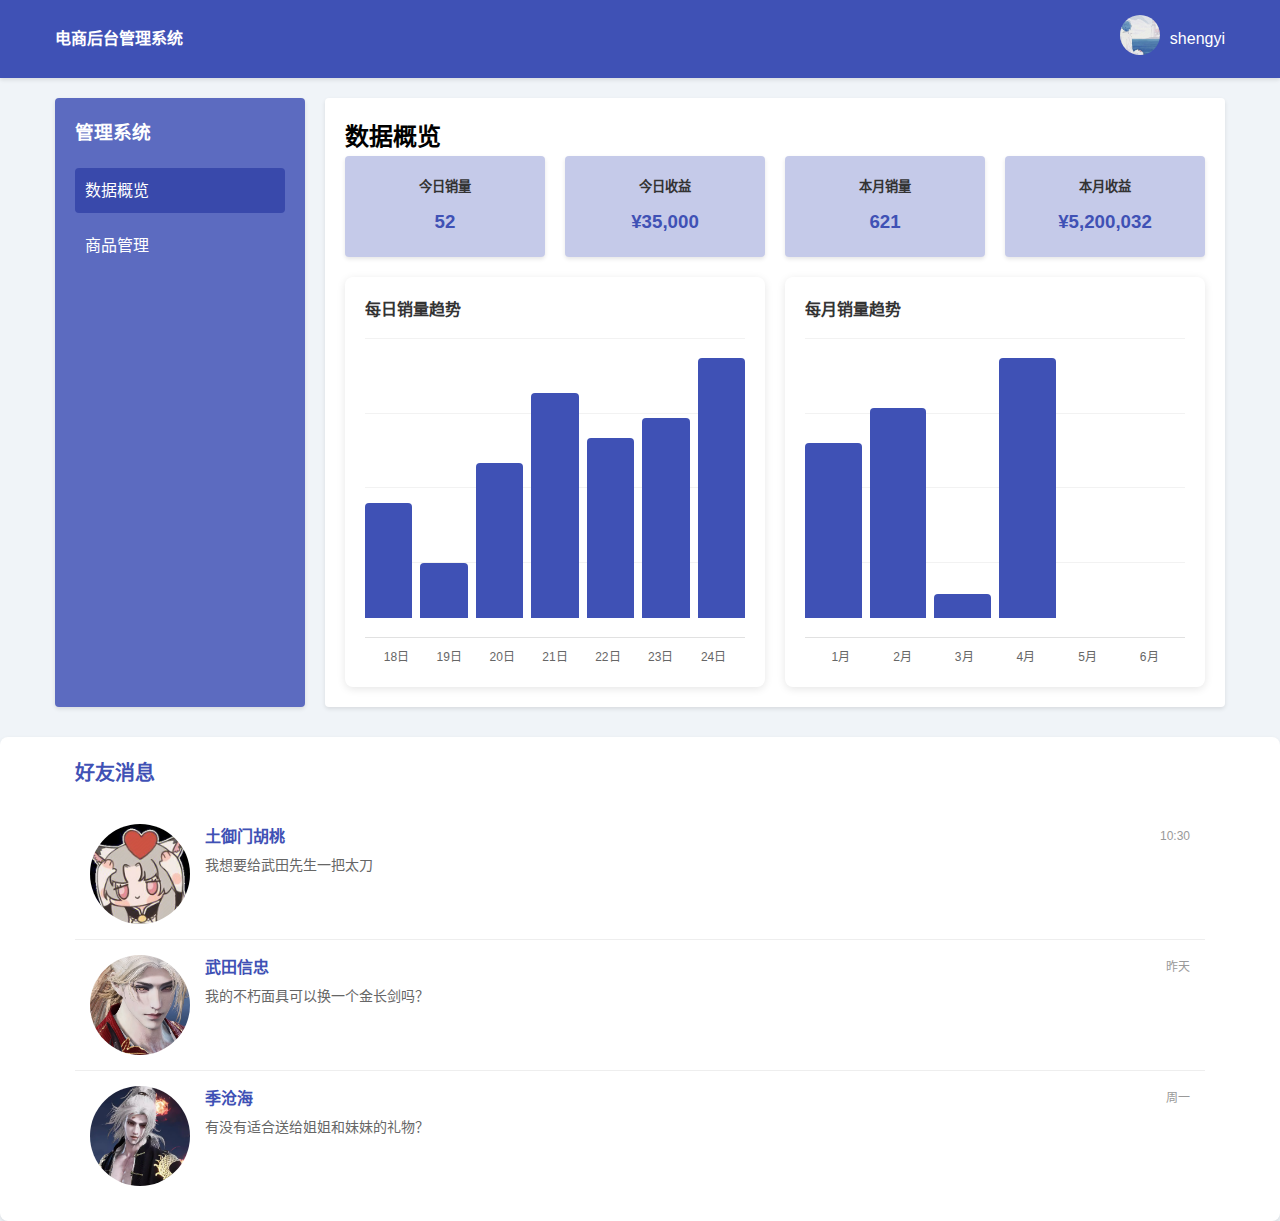
<file: ht/index.html>
<!DOCTYPE html>
<html lang="zh-CN">
<head>
    <meta charset="UTF-8">
    <meta name="viewport" content="width=device-width, initial-scale=1.0">
    <title>电商后台管理系统</title>
    <link href="../assets/css/styles.css" rel="stylesheet">
    <script src="../face/jquery-1.12.4.js"></script>
</head>
<body>
    <!-- 顶部导航栏 -->
    <nav class="top-navbar">
        <div class="container">
            <div class="nav-content">
                <h4>电商后台管理系统</h4>
                <div class="user-profile">
                    <div class="user-avatar">
                        <img src="../assets/images/avatar.jpg" alt="用户头像">
                    </div>
                    <span>shengyi</span>
                </div>
            </div>
        </div>
    </nav>

    <div class="container">
        <div class="row">
            <!-- 侧边栏 -->
            <div class="sidebar">
                <h3>管理系统</h3>
                <ul class="nav-menu">
                    <li><a href="#dashboard" class="active">数据概览</a></li>
                    <li><a href="#products">商品管理</a></li>
                </ul>
            </div>

            <!-- 主要内容区域 -->
            <div class="main-content">
                <!-- 数据概览页面 -->
                <div id="dashboard">
                    <h2>数据概览</h2>
                    <div class="stats-container">
                        <div class="stat-card">
                            <h5>今日销量</h5>
                            <h3>52</h3>
                        </div>
                        <div class="stat-card">
                            <h5>今日收益</h5>
                            <h3>¥35,000</h3>
                        </div>
                        <div class="stat-card">
                            <h5>本月销量</h5>
                            <h3>621</h3>
                        </div>
                        <div class="stat-card">
                            <h5>本月收益</h5>
                            <h3>¥5,200,032</h3>
                        </div>
                    </div>
                    
                    <div class="charts-container">
                        <div class="chart-card">
                            <h5>每日销量趋势</h5>
                            <div id="dailySalesChart" class="chart"></div>
                        </div>
                        <div class="chart-card">
                            <h5>每月销量趋势</h5>
                            <div id="monthlySalesChart" class="chart"></div>
                        </div>
                    </div>
                </div>

                <!-- 商品管理页面 -->
                <div id="products" style="display: none;">
                    <h2>商品管理</h2>
                    <div class="card">
                        <div class="card-content">
                            <div class="action-bar">
                                <div>
                                    <button id="addProductBtn" class="btn">添加商品</button>
                                </div>
                                <div class="search-box">
                                    <input type="text" id="searchProduct" placeholder="搜索商品">
                                    <button id="searchBtn">搜索</button>
                                </div>
                            </div>
                            <table class="data-table">
                                <thead>
                                    <tr>
                                        <th>商品ID</th>
                                        <th>商品图片</th>
                                        <th>商品名称</th>
                                        <th>价格</th>
                                        <th>库存</th>
                                        <th>状态</th>
                                        <th>操作</th>
                                    </tr>
                                </thead>
                                <tbody id="productTableBody">
                                    <!-- 商品列表将通过JavaScript动态添加 -->
                                </tbody>
                            </table>
                        </div>
                    </div>
                </div>
            </div>
        </div>
    </div>
    
    <!-- 好友消息列表 -->
    <section class="message-list">
        <div class="container">
            <h2 class="section-title">好友消息</h2>
            <div class="messages">
                <div class="message-item">
                    <div class="message-avatar">
                        <img src="../assets/images/hutao.webp" alt="用户头像">
                    </div>
                    <div class="message-content">
                        <div class="message-header">
                            <h3>土御门胡桃</h3>
                            <span class="message-time">10:30</span>
                        </div>
                        <p>我想要给武田先生一把太刀</p>
                    </div>
                </div>
                <div class="message-item">
                    <div class="message-avatar">
                        <img src="../assets/images/wutian.png_.avif" alt="用户头像">
                    </div>
                    <div class="message-content">
                        <div class="message-header">
                            <h3>武田信忠</h3>
                            <span class="message-time">昨天</span>
                        </div>
                        <p>我的不朽面具可以换一个金长剑吗？</p>
                    </div>
                </div>
                <div class="message-item">
                    <div class="message-avatar">
                        <img src="../assets/images/huonan.png" alt="用户头像">
                    </div>
                    <div class="message-content">
                        <div class="message-header">
                            <h3>季沧海</h3>
                            <span class="message-time">周一</span>
                        </div>
                        <p>有没有适合送给姐姐和妹妹的礼物？</p>
                    </div>
                </div>
            </div>
        </div>
    </section>

    <!-- 模态框 -->
    <div class="model" id="model" style="display: none;"> 
        <div class="model-content">
            <span class="close">&times;</span>
            <p><span>请输入商品名称</span><input type="text" id="productName"></p> 
            <p><span>请输入商品价格</span><input type="text" id="productPrice"></p>   
            <p><span>请输入商品库存</span><input type="text" id="productNum"></p>
            <p><span>选择商品图片</span><input type="file" id="productImage" accept="image/*" ></p>
            <button id="readBtn">提交数据</button>    
        </div>
     </div>

    <script src="../assets/js/product-manager.js"></script>
    <script>
        $(document).ready(function() {
            // 页面切换逻辑
            $('.nav-menu a').click(function(e) {
                e.preventDefault();
                $('.nav-menu a').removeClass('active');
                $(this).addClass('active');
                
                $('#dashboard, #products').hide();
                $($(this).attr('href')).show();
                
                if ($(this).attr('href') === '#products') {
                    console.log('切换到商品管理页面');
                    if (typeof updateProductTable === 'function') {
                        updateProductTable();
                    } else {
                        console.error('updateProductTable函数未定义');
                    }
                }
            });

            // 添加商品按钮点击事件
            $('#addProductBtn').click(function() {
                console.log('点击添加商品按钮');
                    addProduct();
               
            });

            // 搜索功能
            $('#searchBtn').click(searchProducts);
            $('#searchProduct').keypress(function(e) {
                if (e.which === 13) {
                    searchProducts();
                }
            });

            // 图表初始化
            initCharts();
        });

        function initCharts() {
            // 每日销量数据
            const dailyLabels = ['18日', '19日', '20日', '21日', '22日', '23日', '24日'];
            const dailyData = [23, 11, 31, 45, 36, 40, 52];
            
            // 每月销量数据
            const monthlyLabels = ['1月', '2月', '3月', '4月', '5月', '6月'];
            const monthlyData = [3500000, 4200000, 480000, 5200032, 0, 0];
            
            // 创建每日销量图表
            createSimpleChart('#dailySalesChart', dailyData, dailyLabels, '每日销量');
            
            // 创建每月销量图表
            createSimpleChart('#monthlySalesChart', monthlyData, monthlyLabels, '每月销量');
        }

        function createSimpleChart(container, data, labels, title) {
            const maxValue = Math.max(...data);
            const $container = $(container);
            $container.empty();
            
            // 添加网格线
            const $grid = $('<div>').addClass('chart-grid');
            for (let i = 0; i < 5; i++) {
                $grid.append($('<div>').addClass('chart-grid-line'));
            }
            $container.append($grid);
            
            // 添加柱状图
            data.forEach((value, index) => {
                const height = (value / maxValue) * 100;
                const $bar = $('<div>').addClass('chart-bar')
                    .css('height', height + '%')
                    .attr('title', `${labels[index]}: ${value.toLocaleString()}`);
                $container.append($bar);
            });
            
            // 添加标签
            const $labels = $('<div>').addClass('chart-labels');
            labels.forEach(label => {
                $labels.append($('<div>').addClass('chart-label').text(label));
            });
            $container.after($labels);
            
            // 添加动画效果
            $container.find('.chart-bar').each(function(index) {
                $(this).css('height', '0');
                setTimeout(() => {
                    $(this).css('height', (data[index] / maxValue) * 100 + '%');
                }, index * 100);
            });
        }
    </script>
</body>
</html>
</file>
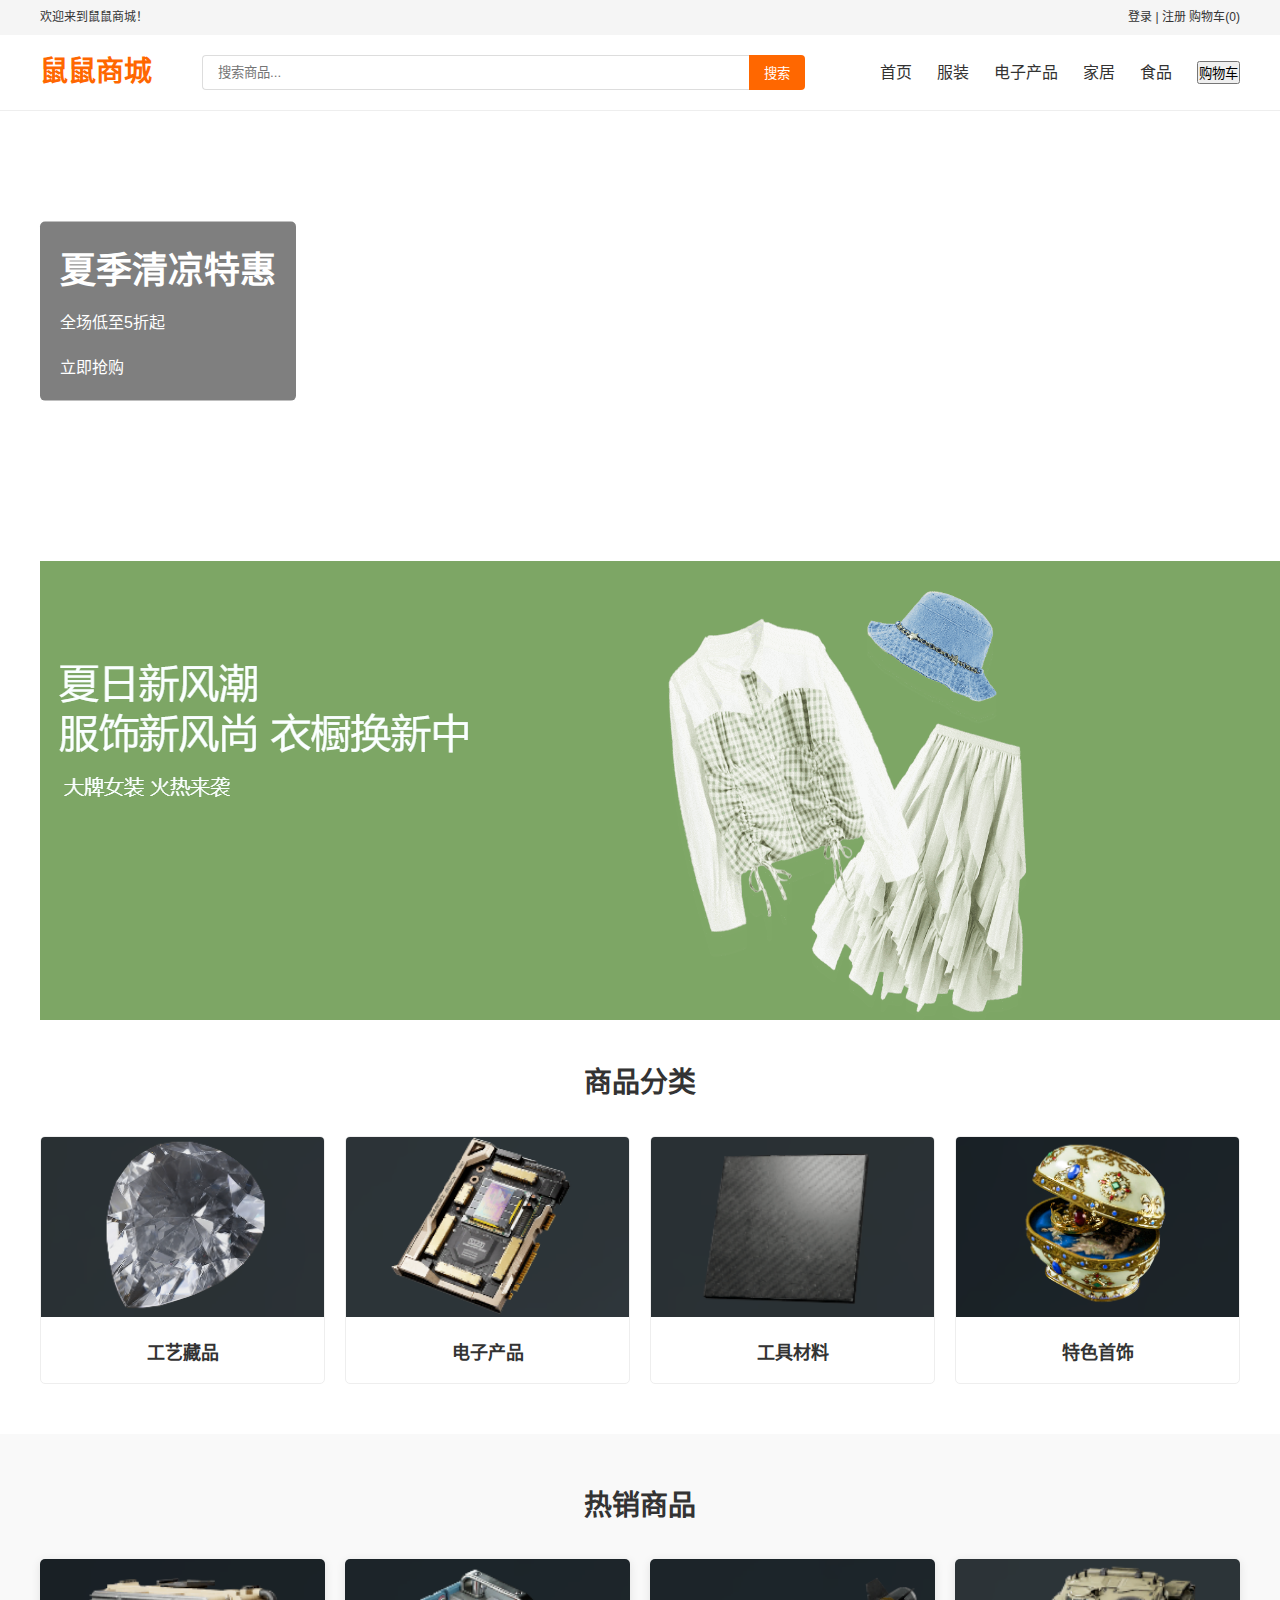
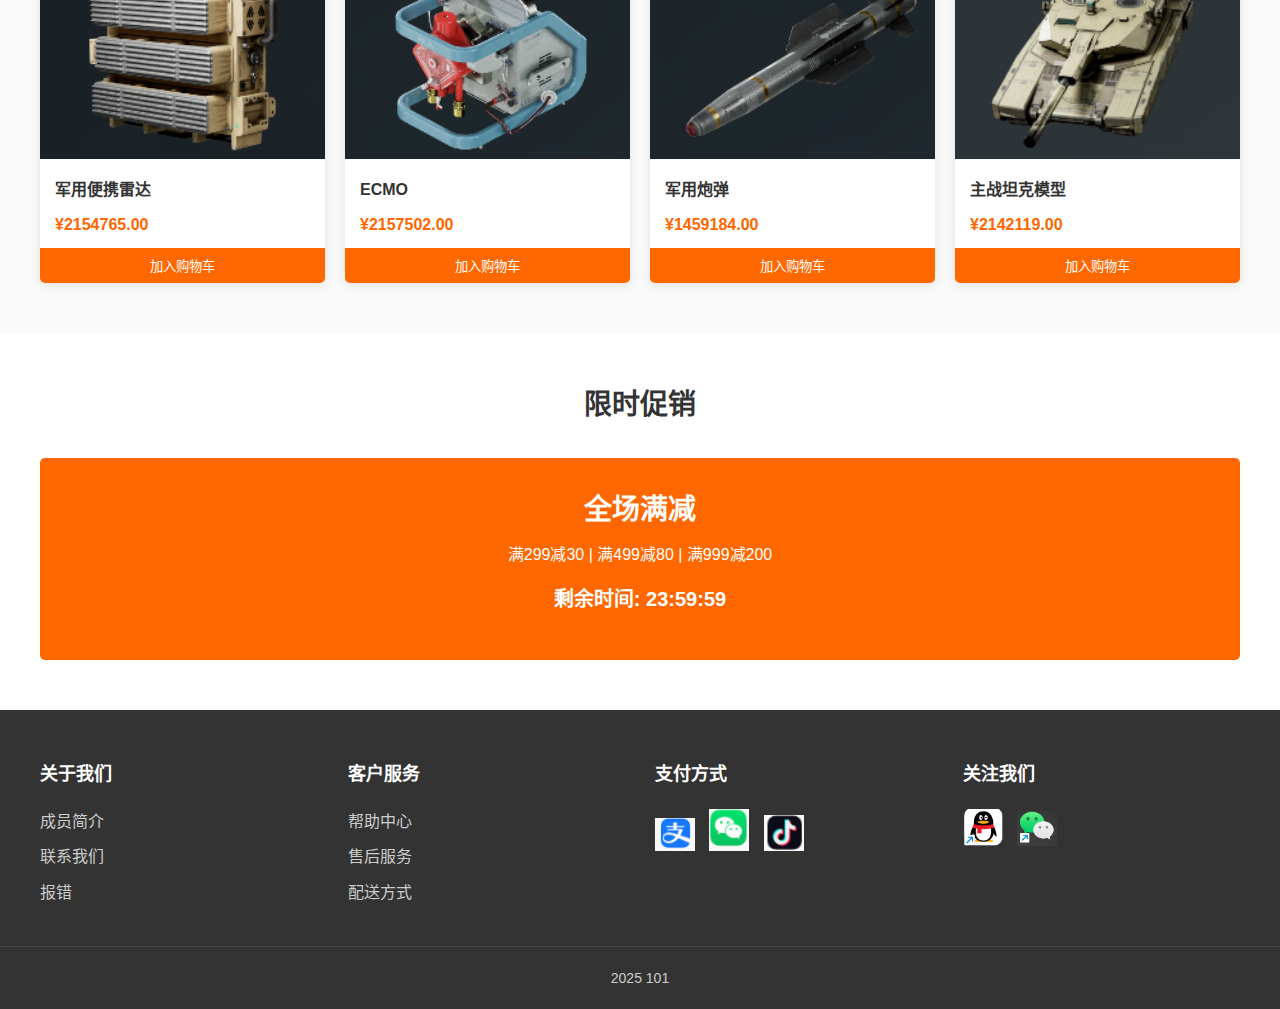
<file: shouye/shouye.html>
<!DOCTYPE html>
<html lang="zh-CN">
<head>
    <meta charset="UTF-8">
    <meta name="viewport" content="width=device-width, initial-scale=1.0">
    <title>鼠鼠商城 - 您的专属购物平台</title>
    <link rel="stylesheet" href="2.css">
</head>
<body>
    <header class="top-bar">
        <div class="container">
            <div class="welcome">欢迎来到鼠鼠商城！</div>
            <div class="user-actions">
                登录 | 注册
                购物车(0)
            </div>
        </div>
    </header>
    <nav class="main-nav">
        <div class="container">
            <div class="logo">
                <h1>鼠鼠商城</h1>
            </div>
            <div class="search-bar">
                <input type="text" placeholder="搜索商品...">
                <button>搜索</button>
            </div>
            <ul class="nav-links">
                <li>首页</li>
                <li>服装</li>
                <li>电子产品</li>
                <li>家居</li>
                <li>食品</li>
                <li>
                    <button class="cart-btn"id="gotoart"onclick="window.location.href='../face/shopping-cart.html'">购物车 </button>
                    </li>
            </ul>
        </div>
    </nav>
    <div class="slider">
        <div class="slides"> 
            <div class="slide active">
                <div class="slide-content">
                    <h2>夏季清凉特惠</h2>
                    <p>全场低至5折起</p >
                    立即抢购
                </div>
            </div>
            <div class="slide">
                <div class="slide-content">
                    <h2>新品首发</h2>
                    <p>限时特惠抢先体验</p >
                    查看详情
                </div>
            </div>
        </div>
        <div class="slider-controls">
            <span class="dot active"></span>
            <span class="dot"></span>
        </div>
    </div>
        <div class="banner">
            <div class="banner_pic" id="banner_pic">
                <div class="current"><img src="img/屏幕截图 2025-04-28 235652.png" alt=""></div>
                <div class="pic"><img src="img/屏幕截图 2025-04-28 235711.png" alt=""></div>
                <div class="pic"><img src="img/屏幕截图 2025-04-28 235726.png" alt=""></div>
                <div class="pic"><img src="img/屏幕截图 2025-04-28 235738.png" alt=""></div>
            </div>
            <ol id="button">
                <li class="current"></li>
                <li class="but"></li>
                <li class="but"></li>
                <li class="but"></li>
            </ol>
             </div>
             <script>
                window.onload=function(){
                    var current_index=0;
                    var timer=window.setInterval(autoChange,5000);
                    var button_li=document.getElementById("button").getElementsByTagName("li");
                    var pic_div=document.getElementById("banner_pic").getElementsByTagName("div")
                    for(var i=0;i<button_li.length;i++){
                        button_li[i].onmouseover=function(){
                            if(timer){
                                clearInterval(timer);
                            }
                            for (var j=0;j<pic_div.length;j++){
                                if(button_li[j]==this){
                                    cueeent_index=j;
                                    button_li[j].className="current";
                                    pic_div[j].className="current";
                                }else{
                                    pic_div[j].className="pic";
                                    button_li[j].className="but";
                                }
                            }
                        }
                        button_li[i].onmouseout=function(){
                            timer=setInterval(autoChange,5000);
                        }
                    }
                    function autoChange(){
                        ++current_index;
                        if(current_index==button_li.length){
                            current_index=0;
                        }
                        for(var i=0;i<button_li.length;i++){
                            if(i==current_index){
                                button_li[i].className="current";
                                pic_div[i].className="current";
                            }else{
                                button_li[i].className="but";
                                pic_div[i].className="pic";
                            }
                        }
                    }
                }
             </script>
    <section class="categories">
        <div class="container">
            <h2 class="section-title">商品分类</h2>
            <div class="category-grid">
                <div class="category-card">
                    <img src="img/屏幕截图 2025-04-27 212642.png" alt="工艺藏品">
                    <h3>工艺藏品</h3>
                </div>
                <div class="category-card">
                    <img src="img/屏幕截图 2025-04-27 213251.png" alt="电子产品">
                    <h3>电子产品</h3>
                </div>
                <div class="category-card">
                    <img src="img/屏幕截图 2025-04-27 213325.png" alt="工具材料">
                    <h3>工具材料</h3>
                </div>
                <div class="category-card">
                    <img src="img/屏幕截图 2025-04-27 212733.png" alt="特色首饰">
                    <h3>特色首饰</h3>
                </div>
            </div>
        </div>
    </section>
    <section class="featured-products">
        <div class="container">
            <h2 class="section-title">热销商品</h2>
            <div class="product-grid">
                <div class="product-card">
                    <img src="img/屏幕截图 2025-04-27 213703.png" alt="商品1"onclick="window.location.href='xiang1.html'">
                    <h3>军用便携雷达</h3>
                    <p class="price">¥2154765.00</p >
                    <button class="add-to-cart">加入购物车</button>
                </div>
                <div class="product-card">
                    <img src="img/屏幕截图 2025-04-27 213713.png" alt="商品2"onclick="window.location.href='xiang2.html'">
                    <h3>ECMO</h3>
                    <p class="price">¥2157502.00</p >
                    <button class="add-to-cart">加入购物车</button>
                </div>
                <div class="product-card">
                    <img src="img/屏幕截图 2025-04-27 213722.png" alt="商品3"onclick="window.location.href='xiang3.html'">
                    <h3>军用炮弹</h3>
                    <p class="price">¥1459184.00</p >
                    <button class="add-to-cart">加入购物车</button>
                </div>
                <div class="product-card">
                    <img src="img/屏幕截图 2025-04-27 213733.png" alt="商品4"onclick="window.location.href='xiang4.html'">
                    <h3>主战坦克模型</h3>
                    <div class="price">¥2142119.00</div >
                    <button class="add-to-cart">加入购物车</button>
                </div>
            </div>
        </div>
    </section>
    <section class="promotions">
        <div class="container">
            <h2 class="section-title">限时促销</h2>
            <div class="promo-banner">
                <div class="promo-content">
                    <h3>全场满减</h3>
                    <p>满299减30 | 满499减80 | 满999减200</p >
                    <p class="countdown">剩余时间: 23:59:59</p >
                </div>
            </div>
        </div>
    </section>
    <footer class="main-footer">
        <div class="container">
            <div class="footer-column">
                <h4>关于我们</h4>
                <ul>
                    <li>成员简介</li>
                    <li>联系我们</li>
                    <li>报错</li>
                </ul>
            </div>
            <div class="footer-column">
                <h4>客户服务</h4>
                <ul>
                    <li>帮助中心</li>
                    <li>售后服务</li>
                    <li>配送方式</li>
                </ul>
            </div>
            <div class="footer-column">
                <h4>支付方式</h4>
                <div class="payment-methods">
                    <img src="img/屏幕截图 2025-04-27 165602.png" alt="支付宝">
                    <img src="img/屏幕截图 2025-04-27 165607.png" alt="微信支付">
                    <img src="img/屏幕截图 2025-04-27 165557.png" alt="抖音">
                </div>
            </div>
            <div class="footer-column">
                <h4>关注我们</h4>
                <div class="social-media">
                    <img src="img/屏幕截图 2025-04-27 170001.png" alt="QQ">
                    <img src="img/屏幕截图 2025-04-27 170006.png" alt="微信">
                </div>
            </div>
        </div>
        <div class="copyright">
            <p>2025 101</p >
        </div>
    </footer>
</body>
</html>
</file>
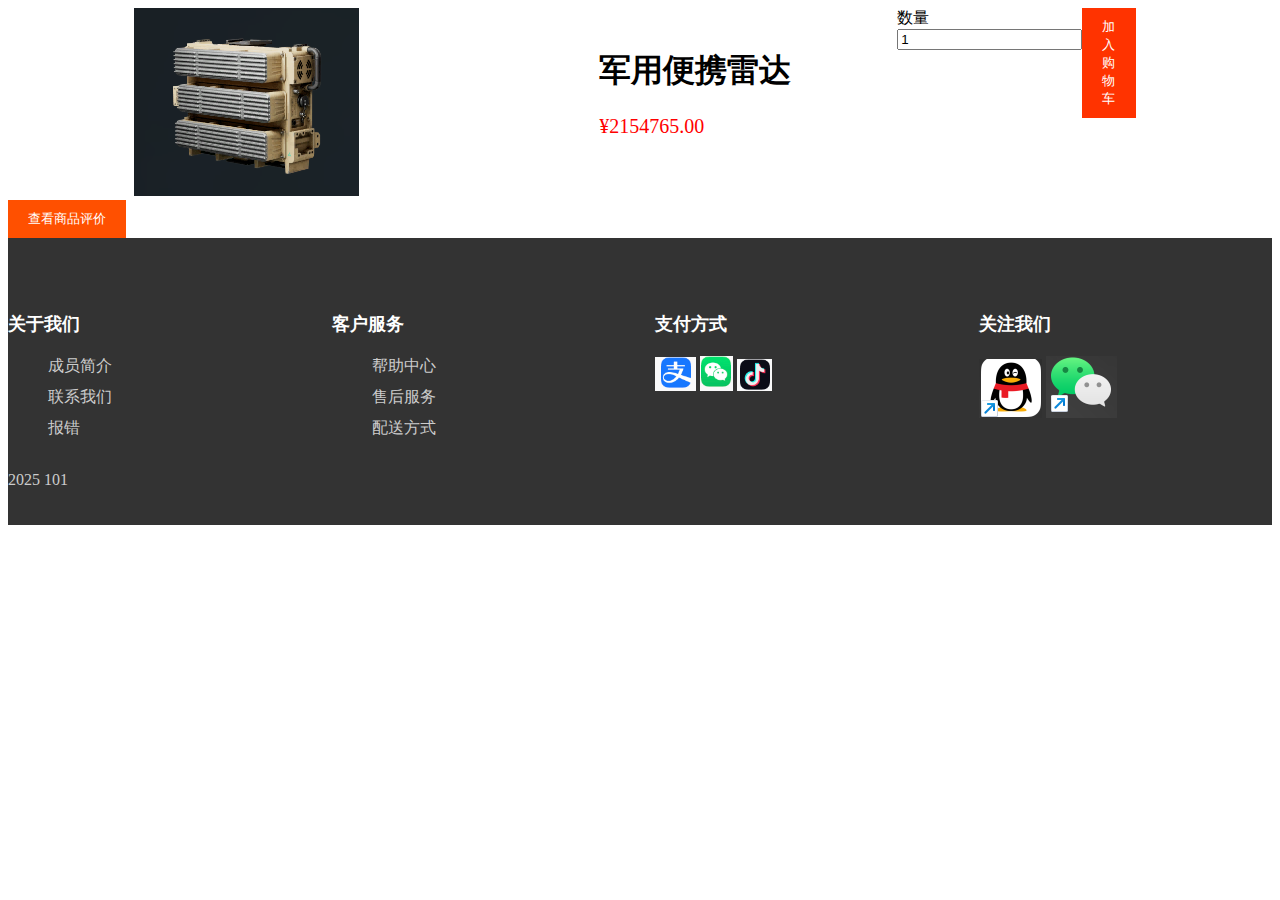
<file: shouye/xiang1.html>
<!DOCTYPE html>
<html>
	<head>
		<meta charset="utf-8">
		<meta name="viewport" content="width=device-width,initital - scale=1.0">
		<link rel="stylesheet" href="3.css"/>
		<script src="jquery-1.12.4.js"></script>
		<title>商品详情1</title>
		<style>
		/* 弹窗样式 */
				        .review-modal {
				            display: none;
				            position: fixed;
				            top: 0;
				            left: 0;
				            width: 100%;
				            height: 100%;
				            background: rgba(0,0,0,0.5);
				            z-index: 1000;
				        }
				        .review-content {
				            background: white;
				            width: 400px;
				            margin: 50px auto;
				            padding: 20px;
				            border-radius: 8px;
				        }
				        .close-btn {
				            font-size: 24px;
				            cursor: pointer;
				            float: right;
				        }
				        .review-item {
				            margin-top: 15px;
				        }
				        .like-btn {
				            padding: 5px 10px;
				            background: #f0f0f0;
				            border: none;
				            cursor: pointer;
				        }
		</style>
	<body>
		<div class="product-container">
			<div class="product-image-area">
				<img src="img/屏幕截图 2025-04-27 213703.png"/>
			</div>
			<div class="product-info-area">
				<h1 class="product-name">军用便携雷达</h1>
				<p class="product-price">¥2154765.00</p>
				</div>
				<div class="quantity-area">
					<label for="quantity">数量</label>
					<input type="number" id="quantity" value="1" min="0"/>
				</div>
				<div class="action-buttons">
					<button id="add-to-cart"onclick="window.location.href='../face/shopping-cart.html'">加入购物车</button>			
				</div>
		</div>
		<script>
			const addToCartButoon=document.getElementById('add-to-cart');
			const quantityInput=document.getElementById('quantity');
			addToCartButoon.addEventListener('click',function(){
				const quantity=parseInt(quantityInput.value);
			})
		</script>
		<button id="review-btn" style="padding: 10px 20px; background: #ff5000; color: white; border: none;">
		        查看商品评价
		    </button>
		<footer class="main-footer">
				<div class="container">
					<div class="footer-column">
						<h4>关于我们</h4>
						<ul>
							<li>成员简介</li>
							<li>联系我们</li>
							<li>报错</li>
						</ul>
					</div>
				<div class="footer-column">
						<h4>客户服务</h4>
						<ul>
							<li>帮助中心</li>
							<li>售后服务</li>
							<li>配送方式</li>
						</ul>
					</div>
					<div class="footer-column">
						<h4>支付方式</h4>
						<div class="payment-methods">
							<img src="img/屏幕截图 2025-04-27 165602.png" alt="支付宝">
							<img src="img/屏幕截图 2025-04-27 165607.png" alt="微信支付">
							<img src="img/屏幕截图 2025-04-27 165557.png" alt="抖音">
						</div>
					</div>
					<div class="footer-column">
						<h4>关注我们</h4>
						<div class="social-media">
							<img src="img/屏幕截图 2025-04-27 170001.png" alt="QQ">
							<img src="img/屏幕截图 2025-04-27 170006.png" alt="微信">
						</div>
				</div>
				</div>
				<div class="copyright">
					<p>2025 101</p >
				</div>
				</footer>
				<!-- 弹窗结构 -->
				<div class="review-modal" id="reviewModal">
				    <div class="review-content">
				        <div class="review-header">
				            <h3>商品评价</h3>
				            <span class="close-btn">&times;</span>
				        </div>
				        <div class="review-item">
				            <img src="img/1.png" class="user-avatar" style="width:50px;height:50px;border-radius:50%;">
				            <p><strong>麦小鼠</strong></p>
				            <p>货真价实，从来没摸出过，今天全款拿下</p>
				            <button class="like-btn">👍 点赞 <span class="like-count">256</span></button>
				        </div>
				    </div>
				</div>
				
				<script>
				// 修正后的JavaScript
				$(document).ready(function(){
				    // 显示弹窗
				    $('#review-btn').click(function(){
				        $('#reviewModal').fadeIn(); 
				    });
				    
				    // 关闭弹窗
				    $('.close-btn, .review-modal').click(function(e){
				        if($(e.target).closest('.review-content').length === 0 || $(e.target).hasClass('close-btn')) {
				            $('#reviewModal').fadeOut(); 
							}
				    });
				
				    // 点赞功能
				    $('body').on('click', '.like-btn', function(){ // 使用事件委托
				        if(!$(this).hasClass('active')) {
				            const $count = $(this).find('.like-count'); // 修正变量声明
				            $count.text(parseInt($count.text()) + 1); // 修正数字计算
				            $(this).addClass('active');
				        }
				    });
				});
				</script>
		</body>
	</html>
</file>
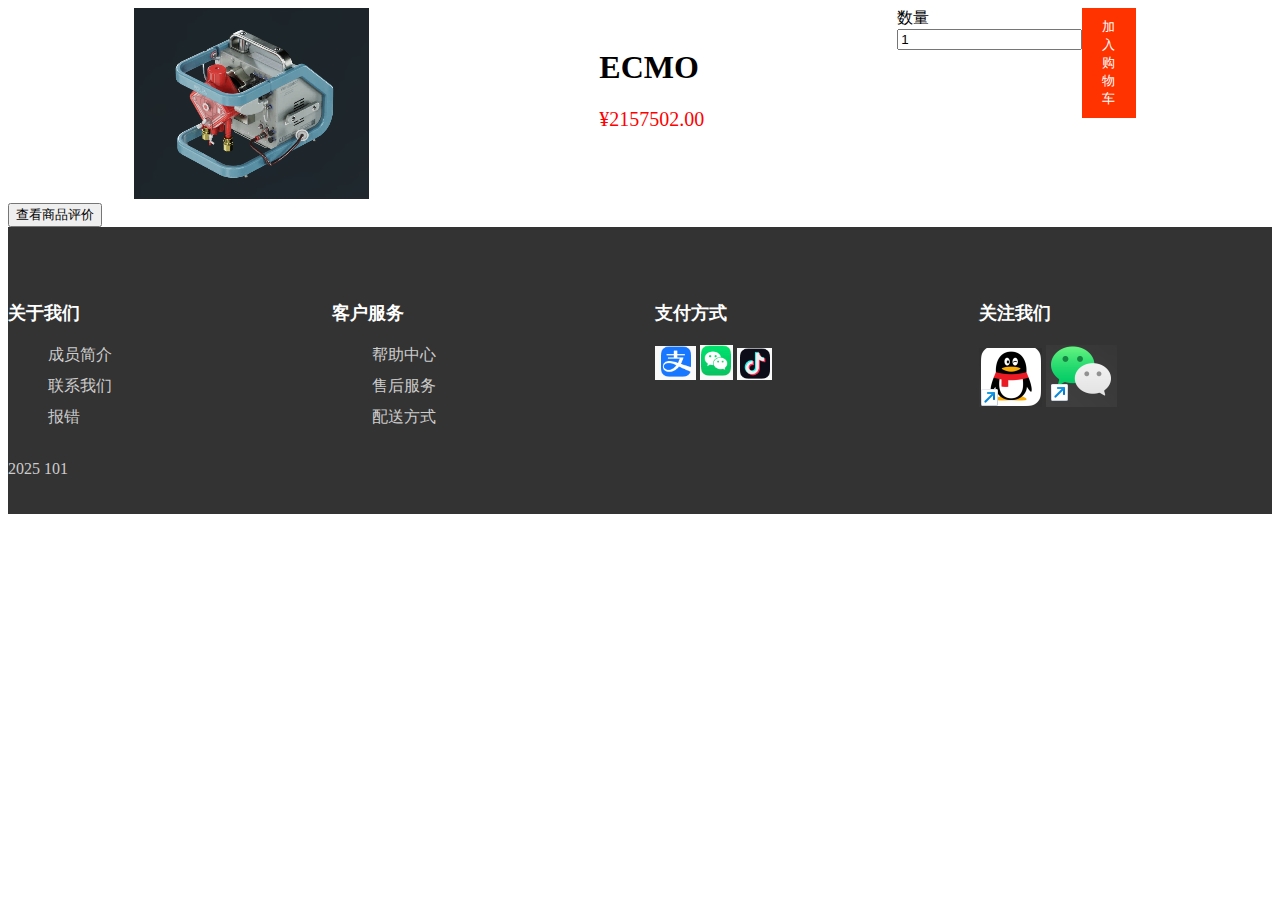
<file: shouye/xiang2.html>
<!DOCTYPE html>
<html>
	<head>
		<meta charset="utf-8">
		<meta name="viewport" content="width=device-width,initital - scale=1.0">
		<link rel="stylesheet" href="3.css"/>
		<title>商品详情1</title>
	</head>
	<body>
		<div class="product-container">
			<div class="product-image-area">
				<img src="img/屏幕截图 2025-04-27 213713.png"/>
			</div>
			<div class="product-info-area">
				<h1 class="product-name">ECMO</h1>
				<p class="product-price">¥2157502.00</p>
				</div>
				<div class="quantity-area">
					<label for="quantity">数量</label>
					<input type="number" id="quantity" value="1" min="0"/>
				</div>
				<div class="action-buttons">
					<button id="add-to-cart"onclick="window.location.href='../face/shopping-cart.html'">加入购物车</button>			
				</div>
		</div>
		<script>
			const addToCartButoon=document.getElementById('add-to-cart');
			const quantityInput=document.getElementById('quantity');
			addToCartButoon.addEventListener('click',function(){
				const quantity=parseInt(quantityInput.value);
			})
		</script>
		<button class="review-btn" data-product="2">查看商品评价</button>
		    <footer class="main-footer">
				<div class="container">
					<div class="footer-column">
						<h4>关于我们</h4>
						<ul>
							<li>成员简介</li>
							<li>联系我们</li>
							<li>报错</li>
						</ul>
					</div>
					<div class="footer-column">
						<h4>客户服务</h4>
						<ul>
							<li>帮助中心</li>
							<li>售后服务</li>
							<li>配送方式</li>
						</ul>
					</div>
					<div class="footer-column">
						<h4>支付方式</h4>
						<div class="payment-methods">
							<img src="img/屏幕截图 2025-04-27 165602.png" alt="支付宝">
							<img src="img/屏幕截图 2025-04-27 165607.png" alt="微信支付">
							<img src="img/屏幕截图 2025-04-27 165557.png" alt="抖音">
						</div>
					</div>
					<div class="footer-column">
						<h4>关注我们</h4>
						<div class="social-media">
							<img src="img/屏幕截图 2025-04-27 170001.png" alt="QQ">
							<img src="img/屏幕截图 2025-04-27 170006.png" alt="微信">
						</div>
					</div>
				</div>
				<div class="copyright">
					<p>2025 101</p >
				</div>
			</footer>
	</body>
</html>
</file>
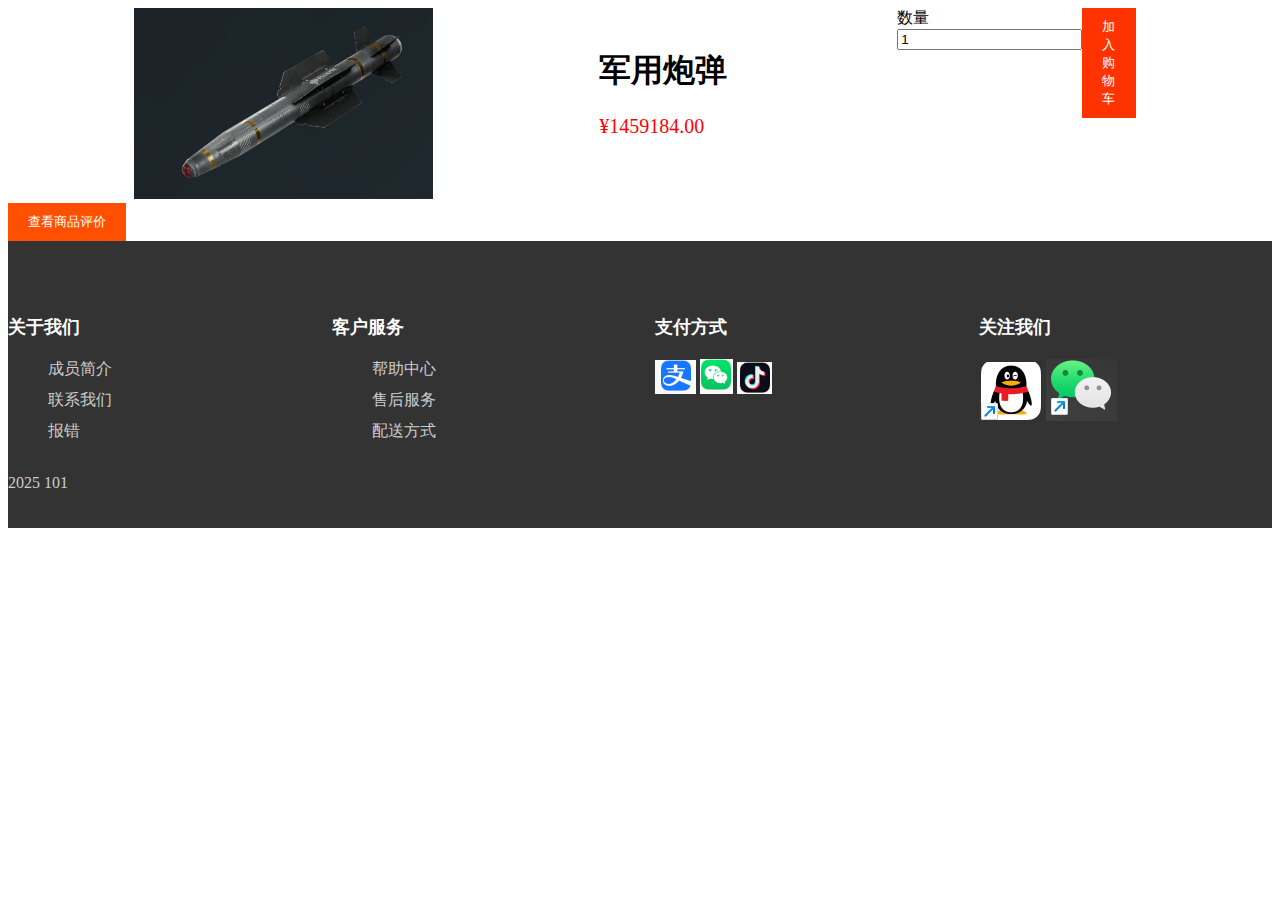
<file: shouye/xiang3.html>
<!DOCTYPE html>
<html>
	<head>
		<meta charset="utf-8">
		<meta name="viewport" content="width=device-width,initital - scale=1.0">
		<link rel="stylesheet" href="3.css"/>
		<link rel="stylesheet" href="pj.css">
		<script src="jquery-1.12.4.js"></script>
		<title>商品详情1</title>
	</head>
	<body>
		<div class="product-container">
			<div class="product-image-area">
				<img src="img/屏幕截图 2025-04-27 213722.png"/>
			</div>
			<div class="product-info-area">
				<h1 class="product-name">军用炮弹</h1>
				<p class="product-price">¥1459184.00</p>
				</div>
				<div class="quantity-area">
					<label for="quantity">数量</label>
					<input type="number" id="quantity" value="1" min="0"/>
				</div>
				<div class="action-buttons">
					<button id="add-to-cart"onclick="window.location.href='../face/shopping-cart.html'">加入购物车</button>			
				</div>
		</div>
		<script>
			const addToCartButoon=document.getElementById('add-to-cart');
			const quantityInput=document.getElementById('quantity');
			addToCartButoon.addEventListener('click',function(){
				const quantity=parseInt(quantityInput.value);
			})
		</script>
		<button id="review-btn" style="padding: 10px 20px; background: #ff5000; color: white; border: none;">
		        查看商品评价
		    </button>
		    <footer class="main-footer">
				<div class="container">
					<div class="footer-column">
						<h4>关于我们</h4>
						<ul>
							<li>成员简介</li>
							<li>联系我们</li>
							<li>报错</li>
						</ul>
					</div>
					<div class="footer-column">
						<h4>客户服务</h4>
						<ul>
							<li>帮助中心</li>
							<li>售后服务</li>
							<li>配送方式</li>
						</ul>
					</div>
					<div class="footer-column">
						<h4>支付方式</h4>
						<div class="payment-methods">
							<img src="img/屏幕截图 2025-04-27 165602.png" alt="支付宝">
							<img src="img/屏幕截图 2025-04-27 165607.png" alt="微信支付">
							<img src="img/屏幕截图 2025-04-27 165557.png" alt="抖音">
						</div>
					</div>
					<div class="footer-column">
						<h4>关注我们</h4>
						<div class="social-media">
							<img src="img/屏幕截图 2025-04-27 170001.png" alt="QQ">
							<img src="img/屏幕截图 2025-04-27 170006.png" alt="微信">
						</div>
					</div>
				</div>
				<div class="copyright">
					<p>2025 101</p >
				</div>
			</footer>
			<!-- 弹窗结构 -->
			<div class="review-modal" id="reviewModal">
			    <div class="review-content">
			        <div class="review-header">
			            <h3>商品评价</h3>
			            <span class="close-btn">&times;</span>
			        </div>
			        <div class="review-item">
			            <img src="img/4.png" class="user-avatar" style="width:50px;height:50px;border-radius:50%;">
			            <p><strong>盾构</strong></p>
			            <p>购买的货物没有问题，及时地向上级交完差，感谢鼠鼠</p>
			            <button class="like-btn">👍 点赞 <span class="like-count">256</span></button>
			        </div>
			    </div>
			</div>
			
			<script>
			// 修正后的JavaScript
			$(document).ready(function(){
			    // 显示弹窗
			    $('#review-btn').click(function(){
			        $('#reviewModal').fadeIn(); 
			    });
			    
			    // 关闭弹窗
			    $('.close-btn, .review-modal').click(function(e){
			        if($(e.target).closest('.review-content').length === 0 || $(e.target).hasClass('close-btn')) {
			            $('#reviewModal').fadeOut(); 
						}
			    });
			
			    // 点赞功能
			    $('body').on('click', '.like-btn', function(){ // 使用事件委托
			        if(!$(this).hasClass('active')) {
			            const $count = $(this).find('.like-count'); // 修正变量声明
			            $count.text(parseInt($count.text()) + 1); // 修正数字计算
			            $(this).addClass('active');
			        }
			    });
			});
			</script>
	</body>
</html>
</file>
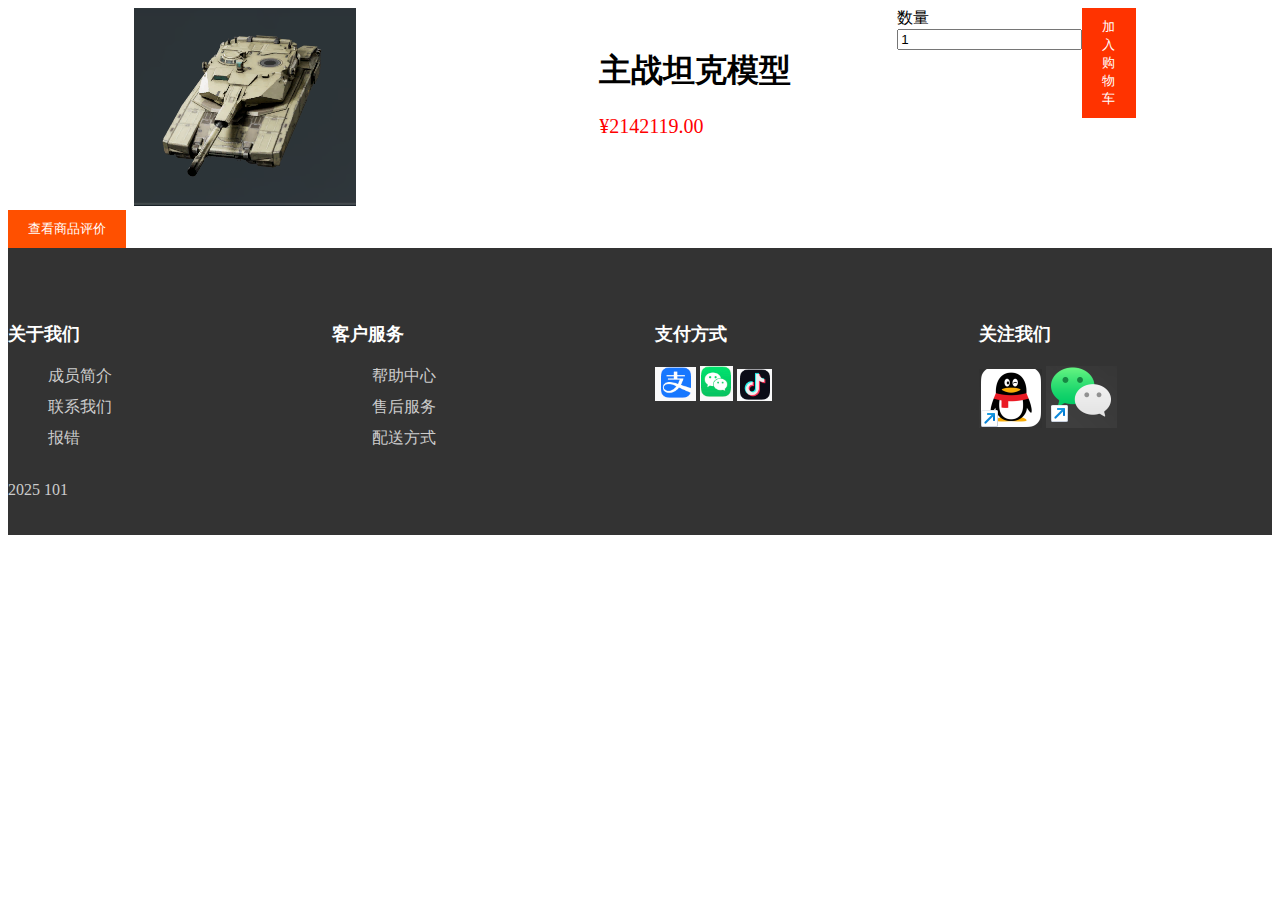
<file: shouye/xiang4.html>
<!DOCTYPE html>
<html>
	<head>
		<meta charset="utf-8">
		<meta name="viewport" content="width=device-width,initital - scale=1.0">
		<link rel="stylesheet" href="3.css"/>
		<script src="jquery-1.12.4.js"></script>
		<title>商品详情1</title>
		<style>
		/* 弹窗样式 */
				        .review-modal {
				            display: none;
				            position: fixed;
				            top: 0;
				            left: 0;
				            width: 100%;
				            height: 100%;
				            background: rgba(0,0,0,0.5);
				            z-index: 1000;
				        }
				        .review-content {
				            background: white;
				            width: 400px;
				            margin: 50px auto;
				            padding: 20px;
				            border-radius: 8px;
				        }
				        .close-btn {
				            font-size: 24px;
				            cursor: pointer;
				            float: right;
				        }
				        .review-item {
				            margin-top: 15px;
				        }
				        .like-btn {
				            padding: 5px 10px;
				            background: #f0f0f0;
				            border: none;
				            cursor: pointer;
				        }
		</style>
	</head>
	<body>
		<div class="product-container">
			<div class="product-image-area">
				<img src="img/屏幕截图 2025-04-27 213733.png"/>
			</div>
			<div class="product-info-area">
				<h1 class="product-name">主战坦克模型</h1>
				<p class="product-price">¥2142119.00</p>
				</div>
				<div class="quantity-area">
					<label for="quantity">数量</label>
					<input type="number" id="quantity" value="1" min="0"/>
				</div>
				<div class="action-buttons">
					<button id="add-to-cart"onclick="window.location.href='../face/shopping-cart.html'">加入购物车</button>			
				</div>
		</div>
		<script>
			const addToCartButoon=document.getElementById('add-to-cart');
			const quantityInput=document.getElementById('quantity');
			addToCartButoon.addEventListener('click',function(){
				const quantity=parseInt(quantityInput.value);
			})
		</script>
		<button id="review-btn" style="padding: 10px 20px; background: #ff5000; color: white; border: none;">
		        查看商品评价
		    </button>
		    <footer class="main-footer">
				<div class="container">
					<div class="footer-column">
						<h4>关于我们</h4>
						<ul>
							<li>成员简介</li>
							<li>联系我们</li>
							<li>报错</li>
						</ul>
					</div>
					<div class="footer-column">
						<h4>客户服务</h4>
						<ul>
							<li>帮助中心</li>
							<li>售后服务</li>
							<li>配送方式</li>
						</ul>
					</div>
					<div class="footer-column">
						<h4>支付方式</h4>
						<div class="payment-methods">
							<img src="img/屏幕截图 2025-04-27 165602.png" alt="支付宝">
							<img src="img/屏幕截图 2025-04-27 165607.png" alt="微信支付">
							<img src="img/屏幕截图 2025-04-27 165557.png" alt="抖音">
						</div>
					</div>
					<div class="footer-column">
						<h4>关注我们</h4>
						<div class="social-media">
							<img src="img/屏幕截图 2025-04-27 170001.png" alt="QQ">
							<img src="img/屏幕截图 2025-04-27 170006.png" alt="微信">
						</div>
					</div>
				</div>
				<div class="copyright">
					<p>2025 101</p >
				</div>
			</footer>
			<!-- 弹窗结构 -->
			<div class="review-modal" id="reviewModal">
			    <div class="review-content">
			        <div class="review-header">
			            <h3>商品评价</h3>
			            <span class="close-btn">&times;</span>
			        </div>
			        <div class="review-item">
			            <img src="img/3.png" class="user-avatar" style="width:50px;height:50px;border-radius:50%;">
			            <p><strong>威龙</strong></p>
			            <p>我最爱的坦克模型，做工精良，实现了小时候的梦</p>
			            <button class="like-btn">👍 点赞 <span class="like-count">256</span></button>
			        </div>
			    </div>
			</div>
			
			<script>
			// 修正后的JavaScript
			$(document).ready(function(){
			    // 显示弹窗
			    $('#review-btn').click(function(){
			        $('#reviewModal').fadeIn(); 
			    });
			    
			    // 关闭弹窗
			    $('.close-btn, .review-modal').click(function(e){
			        if($(e.target).closest('.review-content').length === 0 || $(e.target).hasClass('close-btn')) {
			            $('#reviewModal').fadeOut(); 
						}
			    });
			
			    // 点赞功能
			    $('body').on('click', '.like-btn', function(){ // 使用事件委托
			        if(!$(this).hasClass('active')) {
			            const $count = $(this).find('.like-count'); // 修正变量声明
			            $count.text(parseInt($count.text()) + 1); // 修正数字计算
			            $(this).addClass('active');
			        }
			    });
			});
			</script>
	</body>
</html>
</file>
<file: assets/css/styles.css>
/* 全局样式 */
* {
    margin: 0;
    padding: 0;
    box-sizing: border-box;
}

body {
    font-family: Arial, sans-serif;
    line-height: 1.6;
    background-color: #f0f4f8; /* 浅色背景 */
}

.container {
    width: 100%;
    max-width: 1200px;
    margin: 0 auto;
    padding: 0 15px;
}

/* 导航栏样式 */
.top-navbar {
    background-color: #3f51b5; /* 主色调：深蓝色 */
    color: #fff; /* 白色文本 */
    box-shadow: 0 2px 4px rgba(0,0,0,0.1);
    padding: 15px 0;
}

.nav-content {
    display: flex;
    justify-content: space-between;
    align-items: center;
}

.user-profile {
    display: flex;
    align-items: center;
    gap: 10px;
}

.user-avatar img {
    width: 40px;
    height: 40px;
    border-radius: 50%;
    object-fit: cover;
}

/* 侧边栏样式 */
.row {
    display: flex;
    margin-top: 20px;
}

.sidebar {
    width: 250px;
    background-color: #5c6bc0; /* 较浅的蓝色 */
    color: #fff; /* 白色文本 */
    padding: 20px;
    box-shadow: 0 2px 4px rgba(0,0,0,0.1);
    border-radius: 4px;
}

.nav-menu {
    list-style: none;
    margin-top: 20px;
}

.nav-menu li {
    margin-bottom: 10px;
}

.nav-menu a {
    display: block;
    padding: 10px;
    color: #fff; /* 白色文本 */
    text-decoration: none;
    border-radius: 4px;
    transition: background-color 0.3s;
}

.nav-menu a:hover,
.nav-menu a.active {
    background-color: #3949ab; /* 悬停时的深蓝色 */
}

/* 主要内容区域 */
.main-content {
    flex: 1;
    margin-left: 20px;
    background-color: #fff; /* 白色背景 */
    padding: 20px;
    border-radius: 4px;
    box-shadow: 0 2px 4px rgba(0,0,0,0.1);
}

/* 统计卡片 */
.stats-container {
    display: grid;
    grid-template-columns: repeat(4, 1fr);
    gap: 20px;
    margin-bottom: 20px;
}

.stat-card {
    background-color: #c5cae9; /* 浅蓝色卡片 */
    padding: 20px;
    border-radius: 4px;
    text-align: center;
    box-shadow: 0 2px 4px rgba(0,0,0,0.1);
}

.stat-card h5 {
    color: #333; /* 深灰色文本 */
    margin-bottom: 10px;
}

.stat-card h3 {
    color: #3f51b5; /* 深蓝色文本 */
}

/* 图表容器 */
.charts-container {
    display: grid;
    grid-template-columns: repeat(2, 1fr);
    gap: 20px;
}

.chart-card {
    background-color: #fff; /* 白色图表卡片 */
    padding: 20px;
    border-radius: 8px;
    box-shadow: 0 2px 8px rgba(0,0,0,0.1);
    transition: transform 0.3s ease;
}

.chart-card:hover {
    transform: translateY(-5px);
}

.chart-card h5 {
    color: #333;
    margin-bottom: 15px;
    font-size: 16px;
    font-weight: 600;
}

.chart {
    height: 300px;
    display: flex;
    align-items: flex-end;
    gap: 8px;
    padding: 20px 0;
    position: relative;
}

.chart::before {
    content: '';
    position: absolute;
    left: 0;
    right: 0;
    bottom: 0;
    height: 1px;
    background-color: #eee;
}

.chart-bar {
    flex: 1;
    background: #3f51b5; /* 深蓝色柱形图 */
    border-radius: 4px 4px 0 0;
    transition: all 0.3s ease;
    position: relative;
    cursor: pointer;
}

.chart-bar:hover {
    background: #3949ab; /* 悬停时的深蓝色 */
}

.chart-bar::after {
    content: attr(title);
    position: absolute;
    top: -40px;
    left: 50%;
    transform: translateX(-50%);
    background-color: rgba(0,0,0,0.8);
    color: white;
    padding: 4px 8px;
    border-radius: 4px;
    font-size: 12px;
    opacity: 0;
    transition: opacity 0.3s ease;
    pointer-events: none;
    white-space: nowrap;
    z-index: 9999;
}

.chart-bar::before {
    content: '';
    position: absolute;
    top: -10px;
    left: 50%;
    transform: translateX(-50%);
    border-left: 5px solid transparent;
    border-right: 5px solid transparent;
    border-top: 5px solid rgba(0,0,0,0.8);
    opacity: 0;
    transition: opacity 0.3s ease;
    pointer-events: none;
}

.chart-bar:hover::after {
    opacity: 1;
}

.chart-bar:hover::before {
    opacity: 1;
}

/* 添加图表网格线 */
.chart-grid {
    position: absolute;
    top: 0;
    left: 0;
    right: 0;
    bottom: 0;
    display: flex;
    flex-direction: column;
    justify-content: space-between;
    pointer-events: none;
}

.chart-grid-line {
    width: 100%;
    height: 1px;
    background-color: rgba(0,0,0,0.05);
}

/* 添加图表标签 */
.chart-labels {
    display: flex;
    justify-content: space-between;
    margin-top: 10px;
    padding: 0 5px;
}

.chart-label {
    font-size: 12px;
    color: #666;
    text-align: center;
    flex: 1;
}

/* 商品管理页面样式 */
.action-bar {
    display: flex;
    justify-content: space-between;
    align-items: center;
    margin-bottom: 20px;
    margin-top: 20px;
}

.input-group {
    display: flex;
    flex-direction: column;
    margin-bottom: 15px;
}

.input-group label {
    margin-bottom: 5px;
    font-weight: bold;
    color: #333; /* 深灰色文本 */
}

.input-group input,
.input-group select {
    padding: 10px;
    border: 1px solid #ddd;
    border-radius: 4px;
    transition: border-color 0.3s;
}

.input-group input:focus,
.input-group select:focus {
    border-color: #3f51b5; /* 深蓝色边框 */
    outline: none; /* 去掉默认的轮廓 */
}

.btn {
    padding: 10px 20px;
    background-color: #3f51b5; /* 深蓝色按钮 */
    color: #fff;
    border: none;
    border-radius: 4px;
    cursor: pointer;
    transition: background-color 0.3s;
}

.btn:hover {
    background-color: #3949ab; /* 悬停时的深蓝色 */
}

/* 搜索框样式 */
.search-box {
    display: flex;
    width: 80%;
    max-width: 600px;
    margin-left: 20px;
}

.search-box input {
    flex: 1;
    padding: 10px;
    border: 1px solid #ddd;
    border-radius: 4px 0 0 4px;
}

.search-box button {
    padding: 10px 20px;
    background-color: #3f51b5; /* 深蓝色按钮 */
    border: none;
    border-radius: 0 4px 4px 0;
    color: #fff;
    cursor: pointer;
    transition: background-color 0.3s;
}

.search-box button:hover {
    background-color: #3949ab; /* 悬停时的深蓝色 */
}

/* 表格样式 */
.data-table {
    width: 100%;
    border-collapse: collapse;
}

.data-table th,
.data-table td {
    padding: 12px;
    text-align: left;
    border-bottom: 1px solid #ddd;
}

.data-table th {
    background-color: #3f51b5; /* 表头背景色 */
    color: #fff; /* 白色文本 */
    font-weight: bold;
}

.data-table tr:hover {
    background-color: #f5f5f5;
}

/* 响应式设计 */
@media (max-width: 768px) {
    .row {
        flex-direction: column;
    }
    
    .sidebar {
        width: 100%;
        margin-bottom: 20px;
    }
    
    .main-content {
        margin-left: 0;
    }
    
    .stats-container {
        grid-template-columns: repeat(2, 1fr);
    }
    
    .charts-container {
        grid-template-columns: 1fr;
    }
}

@media (max-width: 480px) {
    .stats-container {
        grid-template-columns: 1fr;
    }
    
    .action-bar {
        flex-direction: column;
        gap: 10px;
    }
    
    .search-box {
        width: 100%;
    }
}

/* 消息列表样式 */
.message-list {
    margin-top: 30px;
    padding: 20px 0;
    background-color: #fff;
    border-radius: 8px;
    box-shadow: 0 2px 4px rgba(0,0,0,0.1);
}

.message-list .section-title {
    color: #3f51b5;
    margin-bottom: 20px;
    padding: 0 20px;
    font-size: 20px;
}

.messages {
    padding: 0 20px;
}

.message-item {
    display: flex;
    padding: 15px;
    border-bottom: 1px solid #eee;
    transition: background-color 0.3s;
    align-items: flex-start;
    gap: 15px;
}

.message-item:last-child {
    border-bottom: none;
}

.message-item:hover {
    background-color: #f5f7ff;
    cursor: pointer;
}

.message-avatar {
    width: 100px;
    height: 100px;
    border-radius: 50%;
    overflow: hidden;
    flex-shrink: 0;
}

.message-avatar img {
    width: 100%;
    height: 100%;
    object-fit: cover;
}

.message-content {
    flex: 1;
}

.message-header {
    display: flex;
    justify-content: space-between;
    align-items: center;
    margin-bottom: 5px;
}

.message-header h3 {
    color: #3f51b5;
    font-size: 16px;
    margin: 0;
}

.message-time {
    color: #999;
    font-size: 12px;
}

.message-content p {
    color: #666;
    font-size: 14px;
    line-height: 1.5;
    margin: 0;
}
</file>
<file: shouye/2.css>
* {
    margin: 0;
    padding: 0;
    box-sizing: border-box;
    font-family: 'Microsoft YaHei', Arial, sans-serif;
}

body {
    color: #333;
    line-height: 1.6;
}

.container {
    width: 1200px;
    margin: 0 auto;
}

a {
    text-decoration: none;
    color: inherit;
}

.btn {
    display: inline-block;
    padding: 8px 20px;
    background-color: #ff6700;
    color: white;
    border-radius: 4px;
    transition: background-color 0.3s;
}

.btn:hover {
    background-color: #ff4500;
}

.section-title {
    text-align: center;
    margin-bottom: 30px;
    font-size: 28px;
    color: #333;
}

.top-bar {
    background-color: #f5f5f5;
    padding: 8px 0;
    font-size: 12px;
}

.top-bar .container {
    display: flex;
    justify-content: space-between;
}

.cart-icon {
    margin-left: 15px;
    color: #ff6700;
}
.main-nav {
    padding: 15px 0;
    border-bottom: 1px solid #eee;
}

.main-nav .container {
    display: flex;
    align-items: center;
}

.logo h1 {
    color: #ff6700;
    font-size: 28px;
    margin-right: 50px;
}

.search-bar {
    flex-grow: 1;
    margin-right: 50px;
    display: flex;
}

.search-bar input {
    flex-grow: 1;
    padding: 8px 15px;
    border: 1px solid #ddd;
    border-right: none;
    border-radius: 4px 0 0 4px;
}

.search-bar button {
    padding: 8px 15px;
    background-color: #ff6700;
    color: white;
    border: none;
    border-radius: 0 4px 4px 0;
    cursor: pointer;
}

.nav-links {
    display: flex;
    list-style: none;
}

.nav-links li {
    margin-left: 25px;
}

.nav-links a:hover {
    color: #ff6700;
}
.slider {
    position: relative;
    height: 400px;
    overflow: hidden;
}

.slide {
    position: absolute;
    width: 100%;
    height: 100%;
    opacity: 0;
    transition: opacity 1s ease-in-out;
    width: 400px;
    display: inline-block;
}

.slide.active {
    opacity: 1;
}

.slide img {
    width: 100%;
    height: 100%;
    object-fit: cover;
}

.slide-content {
    position: absolute;
    top: 50%;
    left: 10%;
    transform: translateY(-50%);
    color: white;
    background-color: rgba(0,0,0,0.5);
    padding: 20px;
    border-radius: 5px;
}

.slide-content h2 {
    font-size: 36px;
    margin-bottom: 10px;
}

.slide-content p {
    margin-bottom: 20px;
}

.slider-controls {
    position: absolute;
    bottom: 20px;
    left: 50%;
    transform: translateX(-50%);
    display: flex;
}

.dot {
    width: 12px;
    height: 12px;
    border-radius: 50%;
    background-color: rgba(255,255,255,0.5);
    margin: 0 5px;
    cursor: pointer;
}

.dot.active {
    background-color: white;
}
.categories {
    padding: 50px 0;
}

.category-grid {
    display: grid;
    grid-template-columns: repeat(4, 1fr);
    gap: 20px;
}

.category-card {
    border: 1px solid #eee;
    border-radius: 5px;
    overflow: hidden;
    transition: transform 0.3s;
}

.category-card:hover {
    transform: translateY(-5px);
    box-shadow: 0 5px 15px rgba(0,0,0,0.1);
}

.category-card img {
    width: 100%;
    height: 180px;
    object-fit: cover;
}

.category-card h3 {
    text-align: center;
    padding: 15px 0;
    font-size: 18px;
}
.featured-products {
    padding: 50px 0;
    background-color: #f9f9f9;
}

.product-grid {
    display: grid;
    grid-template-columns: repeat(4, 1fr);
    gap: 20px;
}

.product-card {
    background-color: white;
    border-radius: 5px;
    overflow: hidden;
    box-shadow: 0 2px 10px rgba(0,0,0,0.1);
    transition: transform 0.3s;
}

.product-card:hover {
    transform: translateY(-5px);
}

.product-card img {
    width: 100%;
    height: 200px;
    object-fit: cover;
}

.product-card h3 {
    padding: 10px 15px;
    font-size: 16px;
}

.product-card .price {
    color: #ff6700;
    font-weight: bold;
    padding: 0 15px 10px;
}

.product-card .add-to-cart {
    display: block;
    width: 100%;
    padding: 8px 0;
    background-color: #ff6700;
    color: white;
    border: none;
    cursor: pointer;
    transition: background-color 0.3s;
}

.product-card .add-to-cart:hover {
    background-color: #ff4500;
}

.promotions {
    padding: 50px 0;
}

.promo-banner {
    background-color: #ff6700;
    color: white;
    padding: 30px;
    border-radius: 5px;
    text-align: center;
}

.promo-content h3 {
    font-size: 28px;
    margin-bottom: 10px;
}

.promo-content p {
    margin-bottom: 15px;
}

.countdown {
    font-size: 20px;
    font-weight: bold;
}

.main-footer {
    background-color: #333;
    color: #ccc;
    padding: 50px 0 20px;
}

.main-footer .container {
    display: grid;
    grid-template-columns: repeat(4, 1fr);
    gap: 30px;
}

.footer-column h4 {
    color: white;
    margin-bottom: 20px;
    font-size: 18px;
}

.footer-column ul {
    list-style: none;
}

.footer-column ul li {
    margin-bottom: 10px;
}

.footer-column ul li a:hover {
    color: #ff6700;
}

.payment-methods img, .social-media img {
    width: 40px;
    margin-right: 10px;
}

.copyright {
    text-align: center;
    margin-top: 30px;
    padding-top: 20px;
    border-top: 1px solid #444;
    font-size: 14px;
}
body, ul, li, ol, dl, dd, dt, p, h1, h2, 
h3, h4, h5, h6, form, fieldset, legend, 
img {
    margin: 0; 
    padding: 0; 
    border: 0;
    list-style: none;
}
.banner {
    width: 1200px; 
    height: 400px; /
    position: relative;
    margin:50px auto;
    overflow: hidde;
}

.banner_pic {
    width: 100%;
    height: 100%;
}

.pic {
    width: 100%;
    height: 100%;
    display: none;
}

.pic.current {
    display: block;
}

#button {
    position: absolute;
    bottom: 10px; 
    left: 50%;
    transform: translateX(-50%); 
    list-style-type: none;
    padding: 0;
    margin: 0;
    display: flex;
    justify-content: center;
}

.button-item {
    width: 10px;
    height: 10px;
    border-radius: 50%;
    background-color: #ccc; 
    margin: 0 5px;
    cursor: pointer;
}

.button-item.current {
    background-color:#fff; 
}
.slide{
	display: inline-block;
}
</file>
<file: shouye/3.css>
.product-container{
	display: flex;
	width: 80%;
	margin: 0 auto;
}
.product-image-area{
	width: 80%;
}
.product-info-area{
	width: 50%;
	padding: 20px;
}
.product-price{
	font-size: 20px;
	color: #f00;
	margin-bottom: 15px;
}
.product-attribute p{
	margin-bottom: 5px;
}
.quantity-area{
	margin-bottom: 20px;
}
.action-buttons button{
	padding: 10px 20px;
	margin-right: 10px;
}
#add-to-cart{
	background-color: #ff3300;
	color: white;
	border: none;
}
.main-footer {
    background-color: #333;
    color: #ccc;
    padding: 50px 0 20px;
}

.main-footer .container {
    display: grid;
    grid-template-columns: repeat(4, 1fr);
    gap: 30px;
}

.footer-column h4 {
    color: white;
    margin-bottom: 20px;
    font-size: 18px;
}

.footer-column ul {
    list-style: none;
}

.footer-column ul li {
    margin-bottom: 10px;
}

.footer-column ul li a:hover {
    color: #ff6700;
}
</file>
<file: shouye/pj.css>
/* 弹窗样式 */
		        .review-modal {
		            display: none;
		            position: fixed;
		            top: 0;
		            left: 0;
		            width: 100%;
		            height: 100%;
		            background: rgba(0,0,0,0.5);
		            z-index: 1000;
		        }
		        .review-content {
		            background: white;
		            width: 400px;
		            margin: 50px auto;
		            padding: 20px;
		            border-radius: 8px;
		        }
		        .close-btn {
		            font-size: 24px;
		            cursor: pointer;
		            float: right;
		        }
		        .review-item {
		            margin-top: 15px;
		        }
		        .like-btn {
		            padding: 5px 10px;
		            background: #f0f0f0;
		            border: none;
		            cursor: pointer;
		        }
</file>
